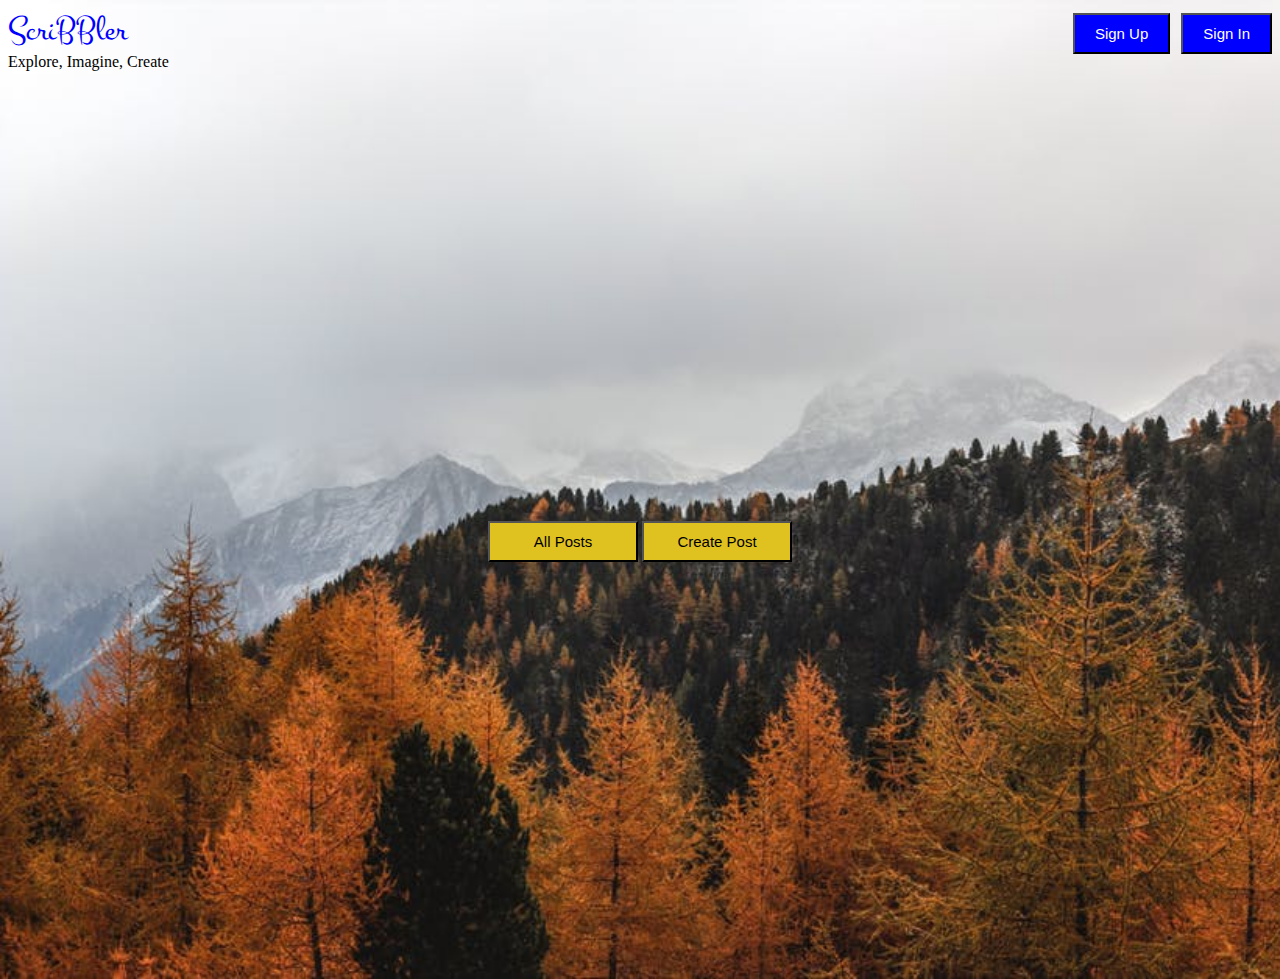
<file: index.html>
<!DOCTYPE html>
<html>

<head>
    <meta charset="utf-8">
	<meta http-equiv="X-UA-Compatible" content="IE=edge">
	<title>Home Page </title>
	<meta name="viewport" content="width=device-width, initial-scale=1">
	<link rel="stylesheet" type="text/css" media="screen" href="./styles/index.css"/>
    <link rel="stylesheet" type="text/css" media="screen" href="./styles/common.css"/>
    <!-- TODO: Include Font Awesome file here -->
    <link rel="stylesheet" href="./styles/font-awesome-4.7.0/css/font-awesome.min.css">
    <!-- TODO: Include Google Fonts file here -->
    <link href='https://fonts.googleapis.com/css?family=Montez' rel='stylesheet'>
</head>

<body>
    <!-- TODO: Include all your code for the header and home page here -->
    <!-- <i class="fa fa-camera-retro"></i> fa-camera-retro -->

    <!-- Design header. Use script and style from common.js and common.css -->
    <header >
        <div>
            <div id="blogSite">
                ScriBBler
            <span style="float:right;" >
                <button class="header-buttons" id="signUp">Sign Up</button>
                <button class="header-buttons" id="signIn">Sign In</button>                
            </span>
            </div>
        </div>
        <div>
            <div id="sub-Heading">
                Explore, Imagine, Create
            </div>
        </div>

<!-- The Modal -->
        <!-- Design the model which pops up with signUP -->
        <div id="signUpModal" class="signUpModal">
            <!-- Modal content -->
            <div class="signUp-modal-content">
                <div id="modelHeading"> Get Started 
                    <span style="float:right;" class="close">
                    <i class="fa fa-times" aria-hidden="true"></i>        
                    </span>
                    <hr font-family: sans-serif; font-size: 10px;>
                </div>                
                <form>
                    <label for="Name" class="label-text">Name</label>
                    <input type="text" id="name" placeholder="Enter your name" required>
                    <label for="Username" class="label-text">Username</label>
                    <input type="text" id="Username" placeholder="Enter your username" required>
                    <label for="password" class="label-text">Password</label>
                    <input type="password" id="password" placeholder="Enter your password" required>
                    <label for="ConfirmPassword" class="label-text">Password</label>
                    <input type="password" id="ConfirmPassword" placeholder="Re-enter your passwrd" required>
                    <button type="submit" id="signup-btn">Sign Up</button>
                </form>
            </div>
        </div>
        <!-- Design the model which pops up with signIN -->
        <div id="signInModal" class="signInModal">
            <div class="signIn-modal-content">
                <div id="modelHeading"> Welcome Back! 
                    <span style="float:right;" class="close">
                        <i class="fa fa-times" aria-hidden="true"></i>        
                    </span>
                    <hr font-family: sans-serif; font-size: 10px;>
                </div>
                <form>
                    <label for="Username" class="label-text">Username</label>
                    <input type="text" id="Username" placeholder="Enter your username" required>
                    <label for="password" class="label-text">Password</label>
                    <input type="password" id="password" placeholder="Enter your password" required>
                    <button type="submit" id="signin-btn">Sign In</button>                    
                </form>
            </div>
        </div>
    </header>

    <!-- Design buttons for All posts and create posts assign a link AllPost butoon to Display all post -->
    <div id="container">
        <span>
            <button class="body-buttons" id="allPosts" onclick="window.location.href = './html/postslist.html';">All Posts</button>
            <button class="body-buttons" id="createPost">Create Post</button>
        </span>
    </div>

    <!-- Attach model to CreateButton -->
    <div id="createPostModal" class="createPostModal">
        <div class="createPost-modal-content">
            <div id="modelHeading"> Pen Your Post 
                <span style="float:right;" class="close">
                <i class="fa fa-times" aria-hidden="true"></i>        
                </span>
                <hr font-family: sans-serif; font-size: 10px;>
            </div>
            <form>
                <label for="title" class="label-text">Title</label>
                <input type="text" id="title" placeholder="Enter your post" required>
             
                <label for="postContents" class="label-text">Contents</label>
                <!-- <input type="textbox" rows="3" id="content" placeholder="Enter the contents of your post" required> -->   
                <textarea id = "postContents" placeholder="Enter the contents of your post"></textarea>
                <button type="submit" id="createPost-btn">Create</button> 
            </form>                                  
        </div>
    </div>

    <!-- Add scripts for index.js and common.js -->
    <script src="./scripts/index.js"></script>
    <script src="./scripts/common.js"></script>
</body>

</html>
</file>
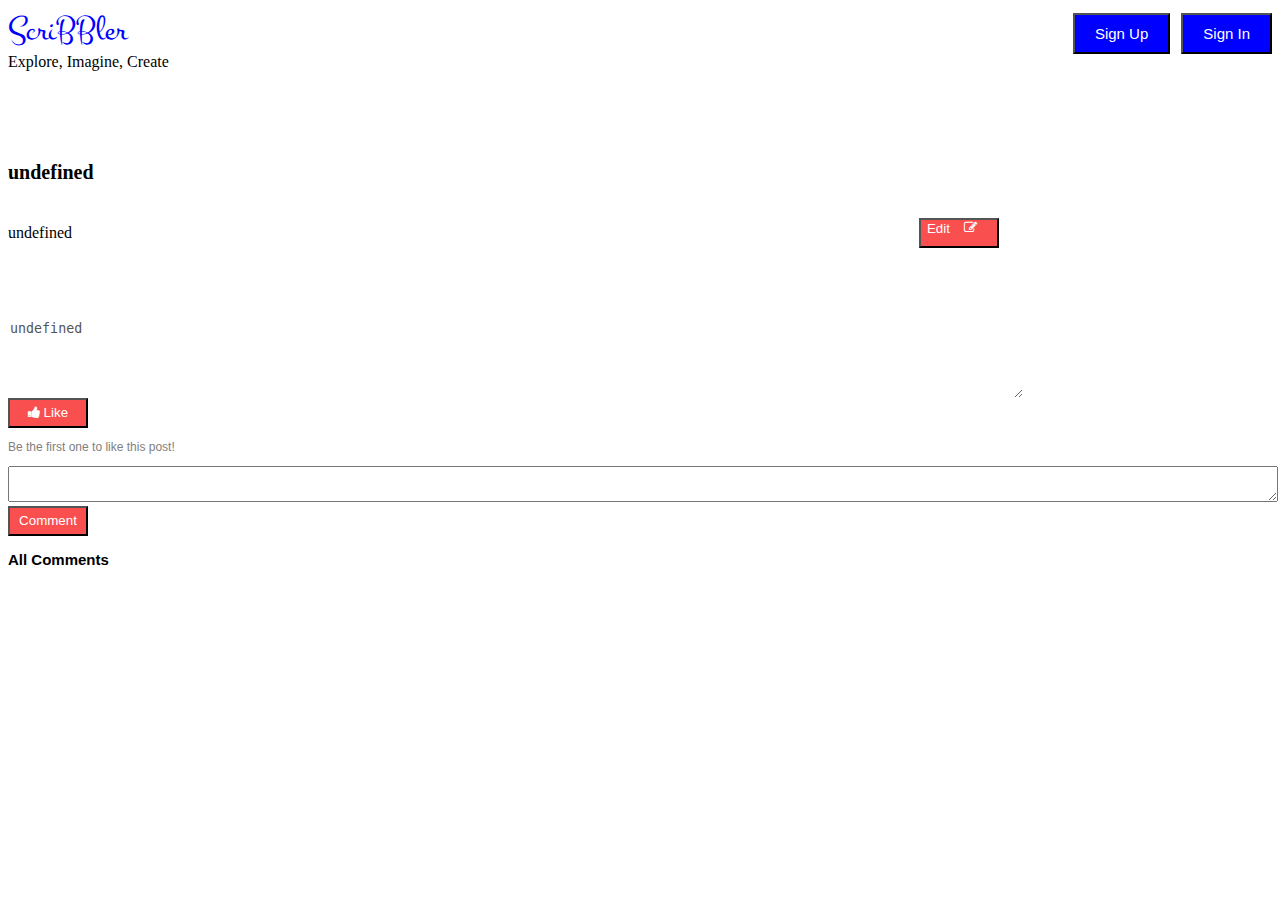
<file: html/posts.html>
<!DOCTYPE html>
<html>

<head>
    <meta charset="utf-8">
    <meta http-equiv="X-UA-Compatible" content="IE=edge">
    <title>Home Page </title>
    <meta name="viewport" content="width=device-width, initial-scale=1">
    <link rel="stylesheet" type="text/css" media="screen" href="../styles/posts.css"/>
    <link rel="stylesheet" type="text/css" media="screen" href="../styles/common.css"/>
    <!-- TODO: Include Font Awesome file here -->
    <link rel="stylesheet" href="../styles/font-awesome-4.7.0/css/font-awesome.min.css">

    <!-- TODO: Include Google Fonts file here -->
    <link href='https://fonts.googleapis.com/css?family=Montez' rel='stylesheet'>

</head>

<body onload="displayCanvas(document.location.search)"> 
    <!-- TODO: Include code for header here -->
    <header>
            <div>
                <div id="blogSite">
                    ScriBBler
                <span style="float:right;" >
                    <button class="header-buttons" id="signUp">Sign Up</button>
                    <button class="header-buttons" id="signIn">Sign In</button>                
                </span>
                </div>
            </div>
            <div>
                <div id="sub-Heading">
                    Explore, Imagine, Create
                </div>
            </div>
            <div id="signUpModal" class="signUpModal">
            <!-- Modal content -->
            <div class="signUp-modal-content">
                <div id="modelHeading"> Get Started 
                    <span style="float:right;" class="close">
                    <i class="fa fa-times" aria-hidden="true"></i>        
                    </span>
                    <hr font-family: sans-serif; font-size: 10px;>
                </div>                
                <form>
                    <label for="Name" class="label-text">Name</label>
                    <input type="text" id="name" placeholder="Enter your name" required>
                    <label for="Username" class="label-text">Username</label>
                    <input type="text" id="Username" placeholder="Enter your username" required>
                    <label for="password" class="label-text">Password</label>
                    <input type="password" id="password" placeholder="Enter your password" required>
                    <label for="ConfirmPassword" class="label-text">Password</label>
                    <input type="password" id="ConfirmPassword" placeholder="Re-enter your passwrd" required>
                    <button type="submit" id="signup-btn">Sign Up</button>
                </form>
            </div>
        </div>

        <div id="signInModal" class="signInModal">
            <div class="signIn-modal-content">
                <div id="modelHeading"> Welcome Back! 
                    <span style="float:right;" class="close">
                        <i class="fa fa-times" aria-hidden="true"></i>        
                    </span>
                    <hr font-family: sans-serif; font-size: 10px;>
                </div>
                <form>
                    <label for="Username" class="label-text">Username</label>
                    <input type="text" id="Username" placeholder="Enter your username" required>
                    <label for="password" class="label-text">Password</label>
                    <input type="password" id="password" placeholder="Enter your password" required>
                    <button type="submit" id="signin-btn">Sign In</button>                    
                </form>
            </div>
        </div>
    </header>

    <!-- Setup html placeholder. This part will be populated from javascript  -->
    <section class="canvas"  id="displayCanvas" >
    </section>

    <script type="text/javascript" src="../scripts/posts.js"></script>    
    <script type="text/javascript" src="../scripts/common.js"></script>  

</body>

</html>
</file>
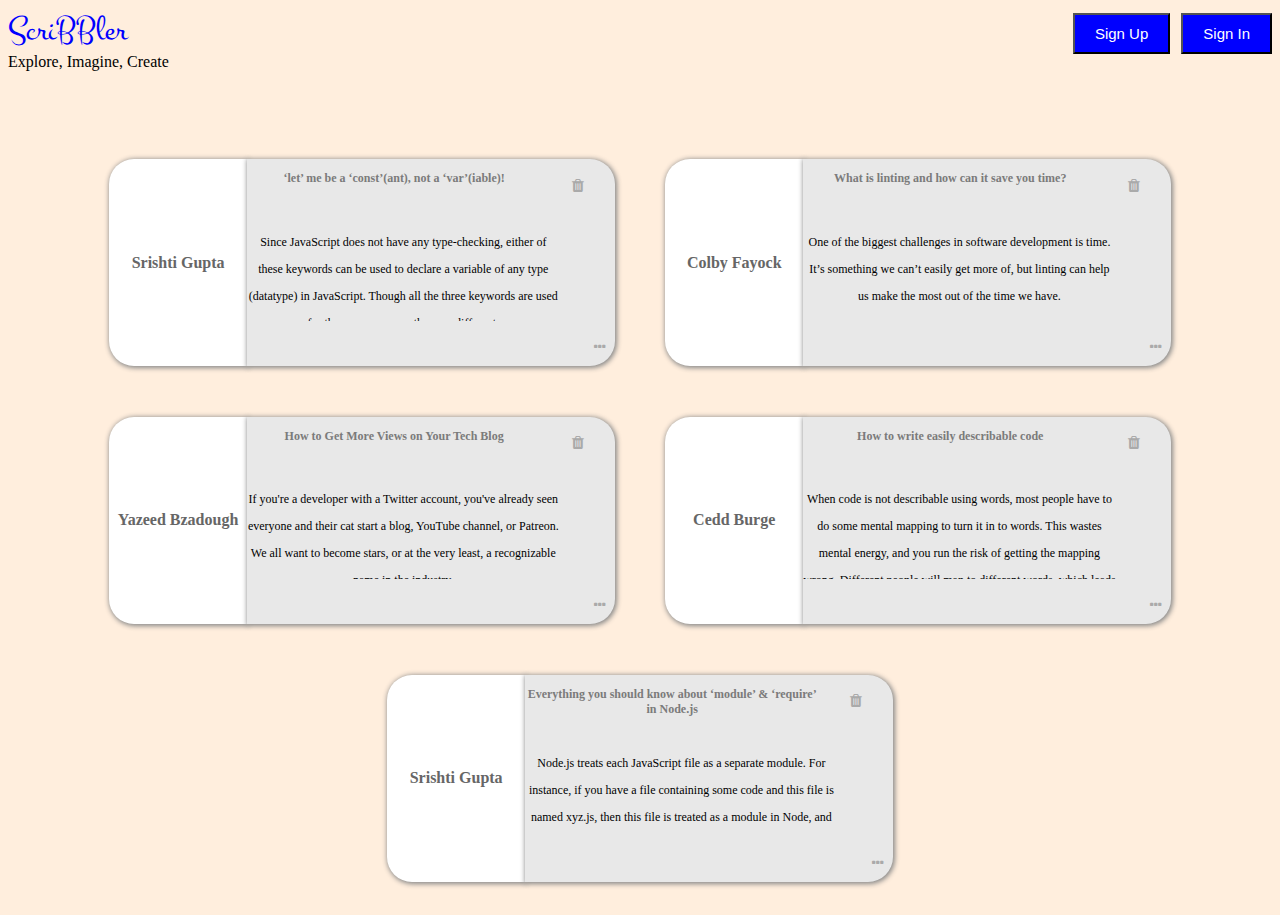
<file: html/postslist.html>
<!DOCTYPE html>
<html>

<head>
    <meta charset="utf-8">
    <meta http-equiv="X-UA-Compatible" content="IE=edge">
    <title>Home Page </title>
    <meta name="viewport" content="width=device-width, initial-scale=1">
    <link rel="stylesheet" type="text/css" media="screen" href="../styles/postslist.css"/>
    <link rel="stylesheet" type="text/css" media="screen" href="../styles/common.css"/>
    <!-- TODO: Include Font Awesome file here -->
    <link rel="stylesheet" href="../styles/font-awesome-4.7.0/css/font-awesome.min.css">

    <!-- TODO: Include Google Fonts file here -->
    <link href='https://fonts.googleapis.com/css?family=Montez' rel='stylesheet'>

</head>

<body onload="showCards(1)">
    <!-- TODO: Include code for header here -->
    <!-- Design header. Use script and style from common.js and common.css -->
    <header>
            <div>
                <div id="blogSite">
                    ScriBBler
                <span style="float:right;" >
                    <button class="header-buttons" id="signUp">Sign Up</button>
                    <button class="header-buttons" id="signIn">Sign In</button>                
                </span>
                </div>
            </div>
            <div>
                <div id="sub-Heading">
                    Explore, Imagine, Create
                </div>
            </div>
            <div id="signUpModal" class="signUpModal">
            <!-- Modal content -->
            <div class="signUp-modal-content">
                <div id="modelHeading"> Get Started 
                    <span style="float:right;" class="close">
                    <i class="fa fa-times" aria-hidden="true"></i>        
                    </span>
                    <hr font-family: sans-serif; font-size: 10px;>
                </div>                
                <form>
                    <label for="Name" class="label-text">Name</label>
                    <input type="text" id="name" placeholder="Enter your name" required>
                    <label for="Username" class="label-text">Username</label>
                    <input type="text" id="Username" placeholder="Enter your username" required>
                    <label for="password" class="label-text">Password</label>
                    <input type="password" id="password" placeholder="Enter your password" required>
                    <label for="ConfirmPassword" class="label-text">Password</label>
                    <input type="password" id="ConfirmPassword" placeholder="Re-enter your passwrd" required>
                    <button type="submit" id="signup-btn">Sign Up</button>
                </form>
            </div>
        </div>

        <div id="signInModal" class="signInModal">
            <div class="signIn-modal-content">
                <div id="modelHeading"> Welcome Back! 
                    <span style="float:right;" class="close">
                        <i class="fa fa-times" aria-hidden="true"></i>        
                    </span>
                    <hr font-family: sans-serif; font-size: 10px;>
                </div>
                <form>
                    <label for="Username" class="label-text">Username</label>
                    <input type="text" id="Username" placeholder="Enter your username" required>
                    <label for="password" class="label-text">Password</label>
                    <input type="password" id="password" placeholder="Enter your password" required>
                    <button type="submit" id="signin-btn">Sign In</button>                    
                </form>
            </div>
        </div>
    </header>
    <div>

    <!-- This part to create a box as needed here -->
    <!-- Setup html placeholder. This part will be populated from javascript  -->
    <section class="canvas" id = "showCards"  >         
    </section>

    <script src="../scripts/postslist.js"></script>
    <script src="../scripts/common.js"></script>
    <script type="text/javascript" src="../scripts/posts.js"></script>    
</body>

</html>
</file>
<file: styles/index.css>
/*set body background*/
body{
	background-image: url('../images/background.jpg') ;
	background-repeat: no-repeat;	
	background-size: cover;
}
div{
	text-align: column;
}

#container{
  height:100vh;
  display: flex;
  justify-content: center;
}

.body-buttons{
  background-color: #dfc120;
  color:black;
  padding:10px 10px;
  margin-top: 50vh;
  font-family: sans-serif;
  font-size: 15px;
  text-align: center;
  width: 150px;
  cursor: pointer;
}

#createPost-btn {
    background-color: green;
    color:white;
    padding: 10px;
    border: none;
    color: #fff;
    font-size: 16px;
    margin-top: 20px;
    margin-left: 35vw;
    cursor: pointer;
    max-width: 10vw;
    justify-content: center;
}


.createPostModal {
  display: none; /* Hidden by default */
  position: fixed; /* Stay in place */
  z-index: 1; /* Sit on top */
  padding-top: 100px; /* Location of the box */
  left: 0;
  top: 0;
  width: 100%; /* Full width */
  height: 100%; /* Full height */
  /*overflow: auto;  Enable scroll if needed */
  background-color: rgb(0,0,0); /* Fallback color */
  background-color: rgba(0,0,0,0.4); /* Black w/ opacity */
}

.createPost-modal-content {
  background-color: #fefefe;
  margin: auto;
  padding: 20px;
  border: 1px solid #888;
  width: 80%;
  display: flex;
  flex-direction: column;
  justify-content: center;
}


textarea{
	margin: 0px;
	height: 307px;
}
</file>
<file: styles/common.css>
#blogSite {
	    font-family: 'Montez', cursive;
	    font-size: 35px;
	    color:blue;
	    text-align: left;
}
#sub-Heading {
	font-family: 'sans-serif', cursive;
	text-align: left;
}
.header-buttons{
	background-color: blue;
	color:white;
	padding:10px 20px;
	margin-left: 3px;
	font-family: sans-serif;
	font-size: 15px;
	text-align: right;
	cursor: pointer;
}
form{
	display: flex;
	flex-direction: column;
	justify-content: center;
}


/* The Modal (background) */
.signUpModal {
  display: none; /* Hidden by default */
  position: fixed; /* Stay in place */
  z-index: 1; /* Sit on top */
  padding-top: 100px; /* Location of the box */
  left: 0;
  top: 0;
  width: 100%; /* Full width */
  height: 100%; /* Full height */
  /*overflow: auto;  Enable scroll if needed */
  background-color: rgb(0,0,0); /* Fallback color */
  background-color: rgba(0,0,0,0.4); /* Black w/ opacity */
}

/* The Modal (background) */
.signInModal {
  display: none; /* Hidden by default */
  position: fixed; /* Stay in place */
  z-index: 1; /* Sit on top */
  padding-top: 100px; /* Location of the box */
  left: 0;
  top: 0;
  width: 100%; /* Full width */
  height: 100%; /* Full height */
  /*overflow: auto;  Enable scroll if needed */
  background-color: rgb(0,0,0); /* Fallback color */
  background-color: rgba(0,0,0,0.4); /* Black w/ opacity */
}

/* Modal Content */
.signUp-modal-content {
  background-color: #fefefe;
  margin: auto;
  padding: 20px;
  border: 1px solid #888;
  width: 20%;
  display: flex;
  flex-direction: column;
  justify-content: center;
}


/* Modal Content */
.signIn-modal-content {
  background-color: #fefefe;
  margin: auto;
  padding: 20px;
  border: 1px solid #888;
  width: 20%;
  display: flex;
  flex-direction: column;
  justify-content: center;
}

/* The Close Button */
.close {
  color: #aaaaaa;
  float: right;
  font-size: 14px;
  font-weight: bold;
}

.close:hover,
.close:focus {
  color: #000;
  text-decoration: none;
  cursor: pointer;
}

#modelHeading{
	font-family: sans-serif;
	font-size: 15px;
}

input {
    padding: 10px;
    outline: none;
}

.label-text {
    font-weight: bold;
    margin: 10px 0;
}

a {
    font-size: 14px;
    color: #186CA3;
    text-decoration: none;
}

#signup-btn {
    background-color: green;
    color:white;
    padding: 10px;
    border: none;
    color: #fff;
    font-size: 16px;
    margin-top: 20px;
    cursor: pointer;
}

#signin-btn {
    background-color: green;
    color:white;
    padding: 10px;
    border: none;
    color: #fff;
    font-size: 16px;
    margin-top: 20px;
    cursor: pointer;
}
</file>
<file: styles/posts.css>
body{
	background-color: white; 
}
div{
	text-align: column;
}

.canvas{
	display: flex;
	flex-direction: column;
	justify-content: center;
	flex-wrap: wrap;
	width:100%;
	height:90%;
	margin-top: 5%;
	align-content: center;
}

#contentTitle{
	display: flex;
	flex-direction: row;
	justify-content: center;
	flex-wrap: wrap;
	width:80%;
	align-content: center;
	font-weight: bolder;
	font-size: 20px;
}

#editContentTitle{
	display: flex;
	flex-direction: row;
	justify-content: center;
	flex-wrap: wrap;
	width:80%;
	align-content: center;
	font-weight: bolder;
	font-size: 20px;
	margin:3vh;
	border-color: pink;
}

#contentAuthor{
	display: flex;
	flex-direction: row;
	flex-wrap: wrap;
	justify-content: space-between;
	width:80%;
	height: 5vh;
	align-content: center;
}

#authorName{
	display:flex;
	flex-direction: row;
	justify-content: left;
	width:80%;
	align-items: center;
}

#editButton{
	display: flex;
	flex-direction: row;
	justify-content: space-between;
	background-color: #f94f4f;
	color:white;
	width: 80px;
    height: 30px;
    margin: 2%;
    padding-right: 2%;
}

#editContent{
	width:100%;
}

#contentText{
	margin-top : 5%;
	display: flex;
	flex-direction: row;
	justify-content: center;
	flex-wrap: wrap;
	align-content: center;
	width:80%;
	height:auto;
	background-color: white;
}

#likeSection{
	display: flex;
	flex-direction: column;
	justify-content: left;
}

#likeSectionButton{
	background-color: #f94f4f;
	color:white;
	width: 80px;
    height: 30px;
}

#likeSectionText{
	color:grey;
	font-family: sans-serif;
	font-size: 12px;
}

#columnBox{

}

#commentArea{
	width:100%;
}

#commentButton{
	background-color: #f94f4f;
	color:white;
	width: 80px;
    height: 30px;	
}

.allCommentsSection{
	display: flex;
	flex-direction: column;
	width:100%;
}

.allComment{
	width:100%;
	height:auto;
	font-family: sans-serif;
	font-size: 12px;
	border-style: solid;
	border-color: #dbdada;
	border-top-width: 5px;
	border-bottom-width: 5px;
	border-left-width: 3px;
	border-right-width: 3px; 
}

#commentsHeading{
	font-weight: bolder;
	font-family: sans-serif;
	font-size: 15px;
}
</file>
<file: styles/postslist.css>
body{
	background-color: #ffeedd; 
}
div{
	text-align: column;
}

.canvas{
	display: flex;
	flex-direction: row;
	justify-content: center;
	flex-wrap: wrap;
	width:100%;
	height:80%;
	margin-top: 5%;
	align-content: center;
}

.box{
	display: flex;
	flex-direction: row;
	width:40%;
	height:23vh;
	margin:2%;
	text-align: center;

}

.authorBlock{
	display:flex;
	background-color: white;
	color:#666666;
	justify-content: center;
	width:30%;
	align-items: center;
    flex-direction: column;
    text-align: center;
    align-items: center;
    border-top-left-radius: 25px;
    border-bottom-left-radius: 25px; 
    font-weight: bolder;
    box-shadow: 1px 1px 5px 1px #888888;
}

.contentBlock{
	display:flex;
	flex-direction: column;
	background-color: #E8E8E8;;
	width:80%;
	height:23	vh;
	border-top-right-radius: 25px; 
    border-bottom-right-radius: 25px; 
    box-shadow: 1px 1px 5px 1px #888888;
}

.contentHeader{
	color:#7b7b7b;
	font-weight: bolder;
	display: flex;
	flex-direction: row;
	flex-wrap:wrap;
	height:6vh;
}

.contentTitle{
	display: flex;
	width:80%;
	justify-content: center;
	font-size: 12px;
}

.trash-btn{	
	padding-top: 5%;
	color: #aaaaaa;
	float: right;
	font-size: 15px;
	font-weight: bolder;
	width:20%;
	cursor: pointer;
}

.contentBody{		
	height:13vh;
	line-height: 3vh;
	font-size: 12px;
	overflow: hidden;
	justify-content: space-evenly;
	width: 85%;
	padding-top: 1vh;
}

.contentFooter{
	color:#7b7b7b;
	font-weight: bolder;
	display: flex;
	flex-direction: row;
	justify-content: right;
	height:3vh;
	margin:1vh;
}

.ellipsis-btn{
	justify-content: right;
	width:90%;
	color: #aaaaaa;
	font-size: 15px;
	font-weight: bold;
	cursor: pointer;	
	text-align: right;
	padding: 1vh 0vh;
}



#deleteModal {
  display: none; /* Hidden by default */
  position: fixed; /* Stay in place */
  z-index: 1; /* Sit on top */
  padding-top: 100px; /* Location of the box */
  left: 0;
  top: 0;
  width: 100%; /* Full width */
  height: 100%; /* Full height */
  /*overflow: auto;  Enable scroll if needed */
  background-color: rgb(0,0,0); /* Fallback color */
  background-color: rgba(0,0,0,0.4); /* Black w/ opacity */
}

.delete-modal-content {
  background-color: #fefefe;
  margin: auto;
  padding: 20px;
  border: 1px solid #888;
  width: 40%;
  display: flex;
  flex-direction: column;
  justify-content: center;
}

#modelHeading{
	text-align: center;
	margin-bottom: 5%; 
}

#modelButtons{
	display:flex;
	flex-direction: row;
	justify-content: space-between;
}

.yes-btn {
	align-content: left;
    background-color: green;
    color:white;
    border: none;
    font-size: 15px;
    padding: 5px 20px;
    cursor: pointer;
}

.no-btn {
	align-content: right;
    background-color: red;
    color:white;
    border: none;
    font-size: 15px;
    cursor: pointer;
    padding: 5px 20px; 
}
</file>
